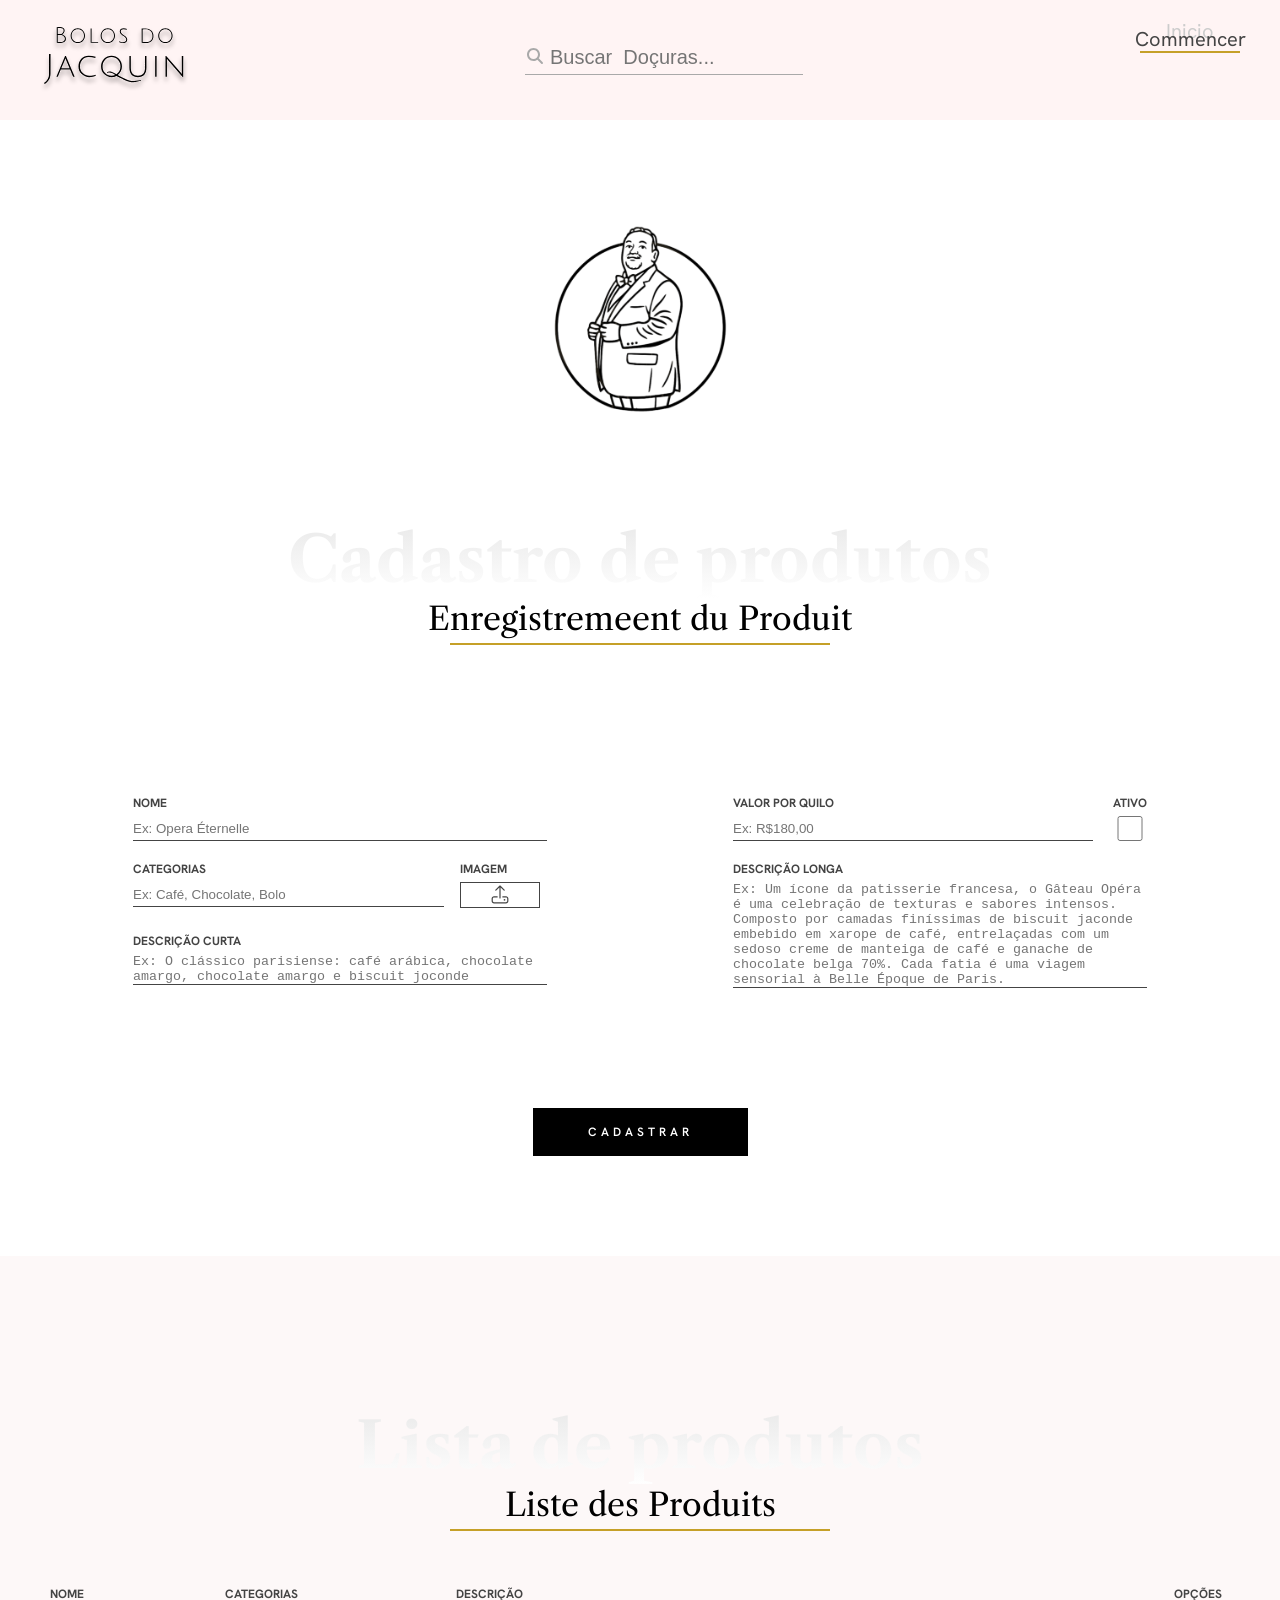
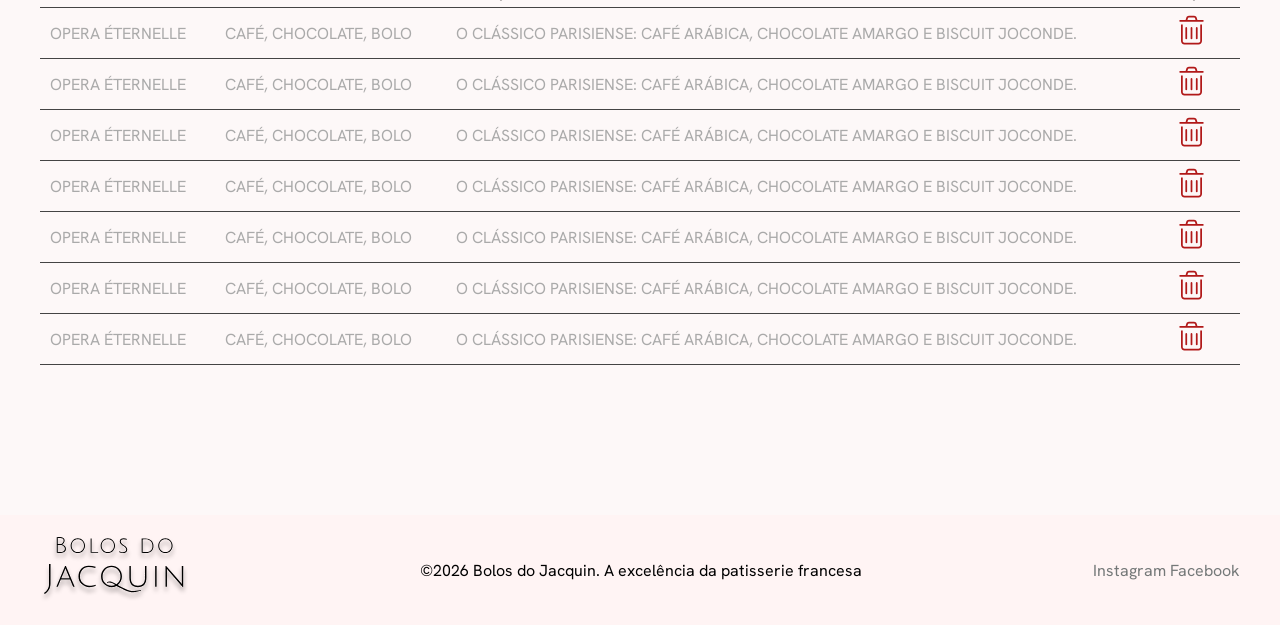
<file: AdmProdutos/index.html>
<!doctype html>
<html lang="pt-br">
  <head>
    <meta charset="UTF-8" />
    <meta name="viewport" content="width=device-width, initial-scale=1.0" />
    <title>Bolos do Jacquin - Adm</title>
    <link rel="stylesheet" href="style.css" />
    
    <link rel="preconnect" href="https://fonts.googleapis.com" />
    <link rel="preconnect" href="https://fonts.gstatic.com" crossorigin />
    <link
      href="https://fonts.googleapis.com/css2?family=Hanken+Grotesk:ital,wght@0,100..900;1,100..900&family=Libre+Caslon+Text:ital,wght@0,400;0,700;1,400&display=swap"
      rel="stylesheet"
  </head>
  
  <body>
    <header>
      <div class="container header_container">
        <img
          src="../img/Bolos do Jacquin (1).svg"
          alt="logo bolos do jacquin"
        />
        <div class="box_busca">
          <svg xmlns="http://www.w3.org/2000/svg" viewBox="0 0 640 640">
            <!--!Font Awesome Free 7.3.1 by @fontawesome - https://fontawesome.com License - https://fontawesome.com/license/free Copyright 2026 Fonticons, Inc.-->
            <path
              d="M480 272C480 317.9 465.1 360.3 440 394.7L566.6 521.4C579.1 533.9 579.1 554.2 566.6 566.7C554.1 579.2 533.8 579.2 521.3 566.7L394.7 440C360.3 465.1 317.9 480 272 480C157.1 480 64 386.9 64 272C64 157.1 157.1 64 272 64C386.9 64 480 157.1 480 272zM272 416C351.5 416 416 351.5 416 272C416 192.5 351.5 128 272 128C192.5 128 128 192.5 128 272C128 351.5 192.5 416 272 416z"
            />
          </svg>
          <input type="text" placeholder="Buscar  Doçuras...">
        </div>
        <a class="link_inicio" href="">
            Inicio
            <span>Commencer</span>
            <hr>
        </a>
        <button>
          <svg xmlns="http://www.w3.org/2000/svg" viewBox="0 0 640 640"><!--! Font Awesome Pro 7.3.1 by @fontawesome - https://fontawesome.com License - https://fontawesome.com/license (Commercial License) Copyright 2026 Fonticons, Inc. --><path fill="currentColor" d="M360 128L116.3 320L544 320C544 192 432 128 360 128zM64 336C64 326.2 68.5 316.9 76.2 310.9L340.2 102.9C345.8 98.5 352.8 96 360 96C404.3 96 457.6 115.2 499.9 151.8C543.1 189.2 576 245.7 576 320L576 480C576 515.3 547.3 544 512 544L128 544C92.7 544 64 515.3 64 480L64 336zM96 416L544 416L544 352L96 352L96 416zM96 448L96 480C96 497.7 110.3 512 128 512L512 512C529.7 512 544 497.7 544 480L544 448L96 448z"/></svg>
        </button>
      </div>
    </header>

    <main>
      <h1>Página Admnistrativa - Bolos do Jacquin</h1>
      <section>
        <div class="container cad_container">
          <img class="icon_jacquin" src="../img/Logo Bolos do Jacquin.png" alt="">
          <div class="box_h2" >
            <h2>Cadastro de produtos</h2>
            <span>Enregistremeent du Produit</span>
            <hr>
          </div>

          <form action="">
            <div class="inputs_form">
              <div class="form_coluna1">
                <div class="linha_form lf_coluna">
                  <label for="">Nome</label>
                  <input placeholder="Ex: Opera Éternelle" type="text" name="" id="">
                </div>

                <div class="linha_form lf_linha">
                  <div class="input_cat lf_coluna">
                    <label for="">Categorias</label>
                    <input type="text" placeholder="Ex: Café, Chocolate, Bolo">
                  </div>

                  <div class="input_img lf_coluna">
                    <span>Imagem</span>
                    <label for="img">
                      <svg xmlns="http://www.w3.org/2000/svg" viewBox="0 0 640 640"><!--! Font Awesome Pro 7.3.1 by @fontawesome - https://fontawesome.com License - https://fontawesome.com/license (Commercial License) Copyright 2026 Fonticons, Inc. --><path fill="currentColor" d="M336 118.6L336 400C336 408.8 328.8 416 320 416C311.2 416 304 408.8 304 400L304 118.6L219.3 203.3C213.1 209.5 202.9 209.5 196.7 203.3C190.5 197.1 190.5 186.9 196.7 180.7L308.7 68.7C314.9 62.5 325.1 62.5 331.3 68.7L443.3 180.7C449.5 186.9 449.5 197.1 443.3 203.3C437.1 209.5 426.9 209.5 420.7 203.3L336 118.6zM256 384L160 384C142.3 384 128 398.3 128 416L128 480C128 497.7 142.3 512 160 512L480 512C497.7 512 512 497.7 512 480L512 416C512 398.3 497.7 384 480 384L384 384L384 352L480 352C515.3 352 544 380.7 544 416L544 480C544 515.3 515.3 544 480 544L160 544C124.7 544 96 515.3 96 480L96 416C96 380.7 124.7 352 160 352L256 352L256 384zM416 448C416 434.7 426.7 424 440 424C453.3 424 464 434.7 464 448C464 461.3 453.3 472 440 472C426.7 472 416 461.3 416 448z"/></svg>
                    </label>

                    <input type="file" name="img" id="img">
                  </div>
                </div>

                <div class="linha_form lf_coluna">
                  <label for="">Descrição curta</label>
                  <textarea placeholder="Ex: O clássico parisiense: café arábica, chocolate amargo, chocolate amargo e biscuit joconde" name="" id="" rows="2"></textarea>
                </div>
              </div>

              <div class="form_coluna2">
                <div class="linha_form lf_linha">
                  <div class="input_valor lf_coluna">
                    <label for="">Valor por quilo</label>
                    <input placeholder="Ex: R$180,00" type="text" name="" id="">
                  </div>
                  
                  <div class="input_ativo lf_coluna">
                    <label for="">Ativo</label>
                    <input type="checkbox" name="" id="">
                  </div>
                </div>
                <div class="linha_form lf_coluna">
                  <label for="">Descrição longa</label>
                  <textarea rows="7" placeholder="Ex: Um ícone da patisserie francesa, o Gâteau Opéra é uma celebração de texturas e sabores intensos. Composto por camadas finíssimas de biscuit jaconde embebido em xarope de café, entrelaçadas com um sedoso creme de manteiga de café e ganache de chocolate belga 70%. Cada fatia é uma viagem sensorial à Belle Époque de Paris."></textarea>
                </div>
              </div>
            </div>
            <input type="button" value="Cadastrar"> 
          </form>
        </div>
      </section>
      <section class="list_produtos">
        <div class="container list_container">
           <div class="box_h2" >
            <h2>Lista de produtos</h2>
            <span>Liste des Produits</span>
            <hr>
            <table>
              <thead>
                <tr> 
                  <th>Nome</th>
                  <th>Categorias</th>
                  <th>Descrição</th>
                  <th>Opções</th>
                </tr>
              </thead>
              <tbody>
                <tr>
                  <td data-cell="Nome">Opera Éternelle</td>
                  <td data-cell="Categorias">Café, Chocolate, Bolo</td>
                  <td data-cell="Descrição">O clássico parisiense: café arábica, chocolate amargo e biscuit joconde.</td>
                  <td data-cell="Opções">
                    <svg xmlns="http://www.w3.org/2000/svg" viewBox="0 0 640 640"><!--! Font Awesome Pro 7.2.0 by @fontawesome - https://fontawesome.com License - https://fontawesome.com/license (Commercial License) Copyright 2026 Fonticons, Inc. --><path fill="currentColor" d="M256.5 91.4C258.5 84.6 264.8 80 271.8 80L368.2 80C375.3 80 381.5 84.6 383.5 91.4L394.5 128L245.5 128L256.5 91.4zM212.1 128L112 128C103.2 128 96 135.2 96 144C96 152.8 103.2 160 112 160L528 160C536.8 160 544 152.8 544 144C544 135.2 536.8 128 528 128L427.9 128L414.2 82.2C408.1 61.9 389.4 48 368.2 48L271.8 48C250.6 48 231.9 61.9 225.8 82.2L212.1 128zM128 208L128 512C128 547.3 156.7 576 192 576L448 576C483.3 576 512 547.3 512 512L512 208L480 208L480 512C480 529.7 465.7 544 448 544L192 544C174.3 544 160 529.7 160 512L160 208L128 208zM240 272C240 263.2 232.8 256 224 256C215.2 256 208 263.2 208 272L208 464C208 472.8 215.2 480 224 480C232.8 480 240 472.8 240 464L240 272zM336 272C336 263.2 328.8 256 320 256C311.2 256 304 263.2 304 272L304 464C304 472.8 311.2 480 320 480C328.8 480 336 472.8 336 464L336 272zM432 272C432 263.2 424.8 256 416 256C407.2 256 400 263.2 400 272L400 464C400 472.8 407.2 480 416 480C424.8 480 432 472.8 432 464L432 272z"/></svg>
                  </td>
                </tr>
                <tr>
                  <td data-cell="Nome">Opera Éternelle</td>
                  <td data-cell="Categorias">Café, Chocolate, Bolo</td>
                  <td data-cell="Descrição">O clássico parisiense: café arábica, chocolate amargo e biscuit joconde.</td>
                  <td data-cell="Opções">
                    <svg xmlns="http://www.w3.org/2000/svg" viewBox="0 0 640 640"><!--! Font Awesome Pro 7.2.0 by @fontawesome - https://fontawesome.com License - https://fontawesome.com/license (Commercial License) Copyright 2026 Fonticons, Inc. --><path fill="currentColor" d="M256.5 91.4C258.5 84.6 264.8 80 271.8 80L368.2 80C375.3 80 381.5 84.6 383.5 91.4L394.5 128L245.5 128L256.5 91.4zM212.1 128L112 128C103.2 128 96 135.2 96 144C96 152.8 103.2 160 112 160L528 160C536.8 160 544 152.8 544 144C544 135.2 536.8 128 528 128L427.9 128L414.2 82.2C408.1 61.9 389.4 48 368.2 48L271.8 48C250.6 48 231.9 61.9 225.8 82.2L212.1 128zM128 208L128 512C128 547.3 156.7 576 192 576L448 576C483.3 576 512 547.3 512 512L512 208L480 208L480 512C480 529.7 465.7 544 448 544L192 544C174.3 544 160 529.7 160 512L160 208L128 208zM240 272C240 263.2 232.8 256 224 256C215.2 256 208 263.2 208 272L208 464C208 472.8 215.2 480 224 480C232.8 480 240 472.8 240 464L240 272zM336 272C336 263.2 328.8 256 320 256C311.2 256 304 263.2 304 272L304 464C304 472.8 311.2 480 320 480C328.8 480 336 472.8 336 464L336 272zM432 272C432 263.2 424.8 256 416 256C407.2 256 400 263.2 400 272L400 464C400 472.8 407.2 480 416 480C424.8 480 432 472.8 432 464L432 272z"/></svg>
                  </td>
                </tr>
                <tr>
                  <td data-cell="Nome">Opera Éternelle</td>
                  <td data-cell="Categorias">Café, Chocolate, Bolo</td>
                  <td data-cell="Descrição">O clássico parisiense: café arábica, chocolate amargo e biscuit joconde.</td>
                  <td data-cell="Opções">
                    <svg xmlns="http://www.w3.org/2000/svg" viewBox="0 0 640 640"><!--! Font Awesome Pro 7.2.0 by @fontawesome - https://fontawesome.com License - https://fontawesome.com/license (Commercial License) Copyright 2026 Fonticons, Inc. --><path fill="currentColor" d="M256.5 91.4C258.5 84.6 264.8 80 271.8 80L368.2 80C375.3 80 381.5 84.6 383.5 91.4L394.5 128L245.5 128L256.5 91.4zM212.1 128L112 128C103.2 128 96 135.2 96 144C96 152.8 103.2 160 112 160L528 160C536.8 160 544 152.8 544 144C544 135.2 536.8 128 528 128L427.9 128L414.2 82.2C408.1 61.9 389.4 48 368.2 48L271.8 48C250.6 48 231.9 61.9 225.8 82.2L212.1 128zM128 208L128 512C128 547.3 156.7 576 192 576L448 576C483.3 576 512 547.3 512 512L512 208L480 208L480 512C480 529.7 465.7 544 448 544L192 544C174.3 544 160 529.7 160 512L160 208L128 208zM240 272C240 263.2 232.8 256 224 256C215.2 256 208 263.2 208 272L208 464C208 472.8 215.2 480 224 480C232.8 480 240 472.8 240 464L240 272zM336 272C336 263.2 328.8 256 320 256C311.2 256 304 263.2 304 272L304 464C304 472.8 311.2 480 320 480C328.8 480 336 472.8 336 464L336 272zM432 272C432 263.2 424.8 256 416 256C407.2 256 400 263.2 400 272L400 464C400 472.8 407.2 480 416 480C424.8 480 432 472.8 432 464L432 272z"/></svg>
                  </td>
                </tr>
                <tr>
                  <td data-cell="Nome">Opera Éternelle</td>
                  <td data-cell="Categorias">Café, Chocolate, Bolo</td>
                  <td data-cell="Descrição">O clássico parisiense: café arábica, chocolate amargo e biscuit joconde.</td>
                  <td data-cell="Opções">
                    <svg xmlns="http://www.w3.org/2000/svg" viewBox="0 0 640 640"><!--! Font Awesome Pro 7.2.0 by @fontawesome - https://fontawesome.com License - https://fontawesome.com/license (Commercial License) Copyright 2026 Fonticons, Inc. --><path fill="currentColor" d="M256.5 91.4C258.5 84.6 264.8 80 271.8 80L368.2 80C375.3 80 381.5 84.6 383.5 91.4L394.5 128L245.5 128L256.5 91.4zM212.1 128L112 128C103.2 128 96 135.2 96 144C96 152.8 103.2 160 112 160L528 160C536.8 160 544 152.8 544 144C544 135.2 536.8 128 528 128L427.9 128L414.2 82.2C408.1 61.9 389.4 48 368.2 48L271.8 48C250.6 48 231.9 61.9 225.8 82.2L212.1 128zM128 208L128 512C128 547.3 156.7 576 192 576L448 576C483.3 576 512 547.3 512 512L512 208L480 208L480 512C480 529.7 465.7 544 448 544L192 544C174.3 544 160 529.7 160 512L160 208L128 208zM240 272C240 263.2 232.8 256 224 256C215.2 256 208 263.2 208 272L208 464C208 472.8 215.2 480 224 480C232.8 480 240 472.8 240 464L240 272zM336 272C336 263.2 328.8 256 320 256C311.2 256 304 263.2 304 272L304 464C304 472.8 311.2 480 320 480C328.8 480 336 472.8 336 464L336 272zM432 272C432 263.2 424.8 256 416 256C407.2 256 400 263.2 400 272L400 464C400 472.8 407.2 480 416 480C424.8 480 432 472.8 432 464L432 272z"/></svg>
                  </td>
                </tr>
                <tr>
                  <td data-cell="Nome">Opera Éternelle</td>
                  <td data-cell="Categorias">Café, Chocolate, Bolo</td>
                  <td data-cell="Descrição">O clássico parisiense: café arábica, chocolate amargo e biscuit joconde.</td>
                  <td data-cell="Opções">
                    <svg xmlns="http://www.w3.org/2000/svg" viewBox="0 0 640 640"><!--! Font Awesome Pro 7.2.0 by @fontawesome - https://fontawesome.com License - https://fontawesome.com/license (Commercial License) Copyright 2026 Fonticons, Inc. --><path fill="currentColor" d="M256.5 91.4C258.5 84.6 264.8 80 271.8 80L368.2 80C375.3 80 381.5 84.6 383.5 91.4L394.5 128L245.5 128L256.5 91.4zM212.1 128L112 128C103.2 128 96 135.2 96 144C96 152.8 103.2 160 112 160L528 160C536.8 160 544 152.8 544 144C544 135.2 536.8 128 528 128L427.9 128L414.2 82.2C408.1 61.9 389.4 48 368.2 48L271.8 48C250.6 48 231.9 61.9 225.8 82.2L212.1 128zM128 208L128 512C128 547.3 156.7 576 192 576L448 576C483.3 576 512 547.3 512 512L512 208L480 208L480 512C480 529.7 465.7 544 448 544L192 544C174.3 544 160 529.7 160 512L160 208L128 208zM240 272C240 263.2 232.8 256 224 256C215.2 256 208 263.2 208 272L208 464C208 472.8 215.2 480 224 480C232.8 480 240 472.8 240 464L240 272zM336 272C336 263.2 328.8 256 320 256C311.2 256 304 263.2 304 272L304 464C304 472.8 311.2 480 320 480C328.8 480 336 472.8 336 464L336 272zM432 272C432 263.2 424.8 256 416 256C407.2 256 400 263.2 400 272L400 464C400 472.8 407.2 480 416 480C424.8 480 432 472.8 432 464L432 272z"/></svg>
                  </td>
                </tr>
                <tr>
                  <td data-cell="Nome">Opera Éternelle</td>
                  <td data-cell="Categorias">Café, Chocolate, Bolo</td>
                  <td data-cell="Descrição">O clássico parisiense: café arábica, chocolate amargo e biscuit joconde.</td>
                  <td data-cell="Opções">
                    <svg xmlns="http://www.w3.org/2000/svg" viewBox="0 0 640 640"><!--! Font Awesome Pro 7.2.0 by @fontawesome - https://fontawesome.com License - https://fontawesome.com/license (Commercial License) Copyright 2026 Fonticons, Inc. --><path fill="currentColor" d="M256.5 91.4C258.5 84.6 264.8 80 271.8 80L368.2 80C375.3 80 381.5 84.6 383.5 91.4L394.5 128L245.5 128L256.5 91.4zM212.1 128L112 128C103.2 128 96 135.2 96 144C96 152.8 103.2 160 112 160L528 160C536.8 160 544 152.8 544 144C544 135.2 536.8 128 528 128L427.9 128L414.2 82.2C408.1 61.9 389.4 48 368.2 48L271.8 48C250.6 48 231.9 61.9 225.8 82.2L212.1 128zM128 208L128 512C128 547.3 156.7 576 192 576L448 576C483.3 576 512 547.3 512 512L512 208L480 208L480 512C480 529.7 465.7 544 448 544L192 544C174.3 544 160 529.7 160 512L160 208L128 208zM240 272C240 263.2 232.8 256 224 256C215.2 256 208 263.2 208 272L208 464C208 472.8 215.2 480 224 480C232.8 480 240 472.8 240 464L240 272zM336 272C336 263.2 328.8 256 320 256C311.2 256 304 263.2 304 272L304 464C304 472.8 311.2 480 320 480C328.8 480 336 472.8 336 464L336 272zM432 272C432 263.2 424.8 256 416 256C407.2 256 400 263.2 400 272L400 464C400 472.8 407.2 480 416 480C424.8 480 432 472.8 432 464L432 272z"/></svg>
                  </td>
                </tr>
                <tr>
                  <td data-cell="Nome">Opera Éternelle</td>
                  <td data-cell="Categorias">Café, Chocolate, Bolo</td>
                  <td data-cell="Descrição">O clássico parisiense: café arábica, chocolate amargo e biscuit joconde.</td>
                  <td data-cell="Opções">
                    <svg xmlns="http://www.w3.org/2000/svg" viewBox="0 0 640 640"><!--! Font Awesome Pro 7.2.0 by @fontawesome - https://fontawesome.com License - https://fontawesome.com/license (Commercial License) Copyright 2026 Fonticons, Inc. --><path fill="currentColor" d="M256.5 91.4C258.5 84.6 264.8 80 271.8 80L368.2 80C375.3 80 381.5 84.6 383.5 91.4L394.5 128L245.5 128L256.5 91.4zM212.1 128L112 128C103.2 128 96 135.2 96 144C96 152.8 103.2 160 112 160L528 160C536.8 160 544 152.8 544 144C544 135.2 536.8 128 528 128L427.9 128L414.2 82.2C408.1 61.9 389.4 48 368.2 48L271.8 48C250.6 48 231.9 61.9 225.8 82.2L212.1 128zM128 208L128 512C128 547.3 156.7 576 192 576L448 576C483.3 576 512 547.3 512 512L512 208L480 208L480 512C480 529.7 465.7 544 448 544L192 544C174.3 544 160 529.7 160 512L160 208L128 208zM240 272C240 263.2 232.8 256 224 256C215.2 256 208 263.2 208 272L208 464C208 472.8 215.2 480 224 480C232.8 480 240 472.8 240 464L240 272zM336 272C336 263.2 328.8 256 320 256C311.2 256 304 263.2 304 272L304 464C304 472.8 311.2 480 320 480C328.8 480 336 472.8 336 464L336 272zM432 272C432 263.2 424.8 256 416 256C407.2 256 400 263.2 400 272L400 464C400 472.8 407.2 480 416 480C424.8 480 432 472.8 432 464L432 272z"/></svg>
                  </td>
                </tr>
              </tbody>
            </table>
          </div>
        </div>
      </section>
    </main>

    <footer>
      <div class="container footer_container">
        <img src="../img/Bolos do Jacquin (1).svg" alt="" />
        <span>©2026 Bolos do Jacquin. A excelência da patisserie francesa</span>
        <nav class="nav_footer">
          <a href="">Instagram</a>
          <a href="">Facebook</a>
        </nav>
      </div>
    </footer>
  </body>
</html>
</file>
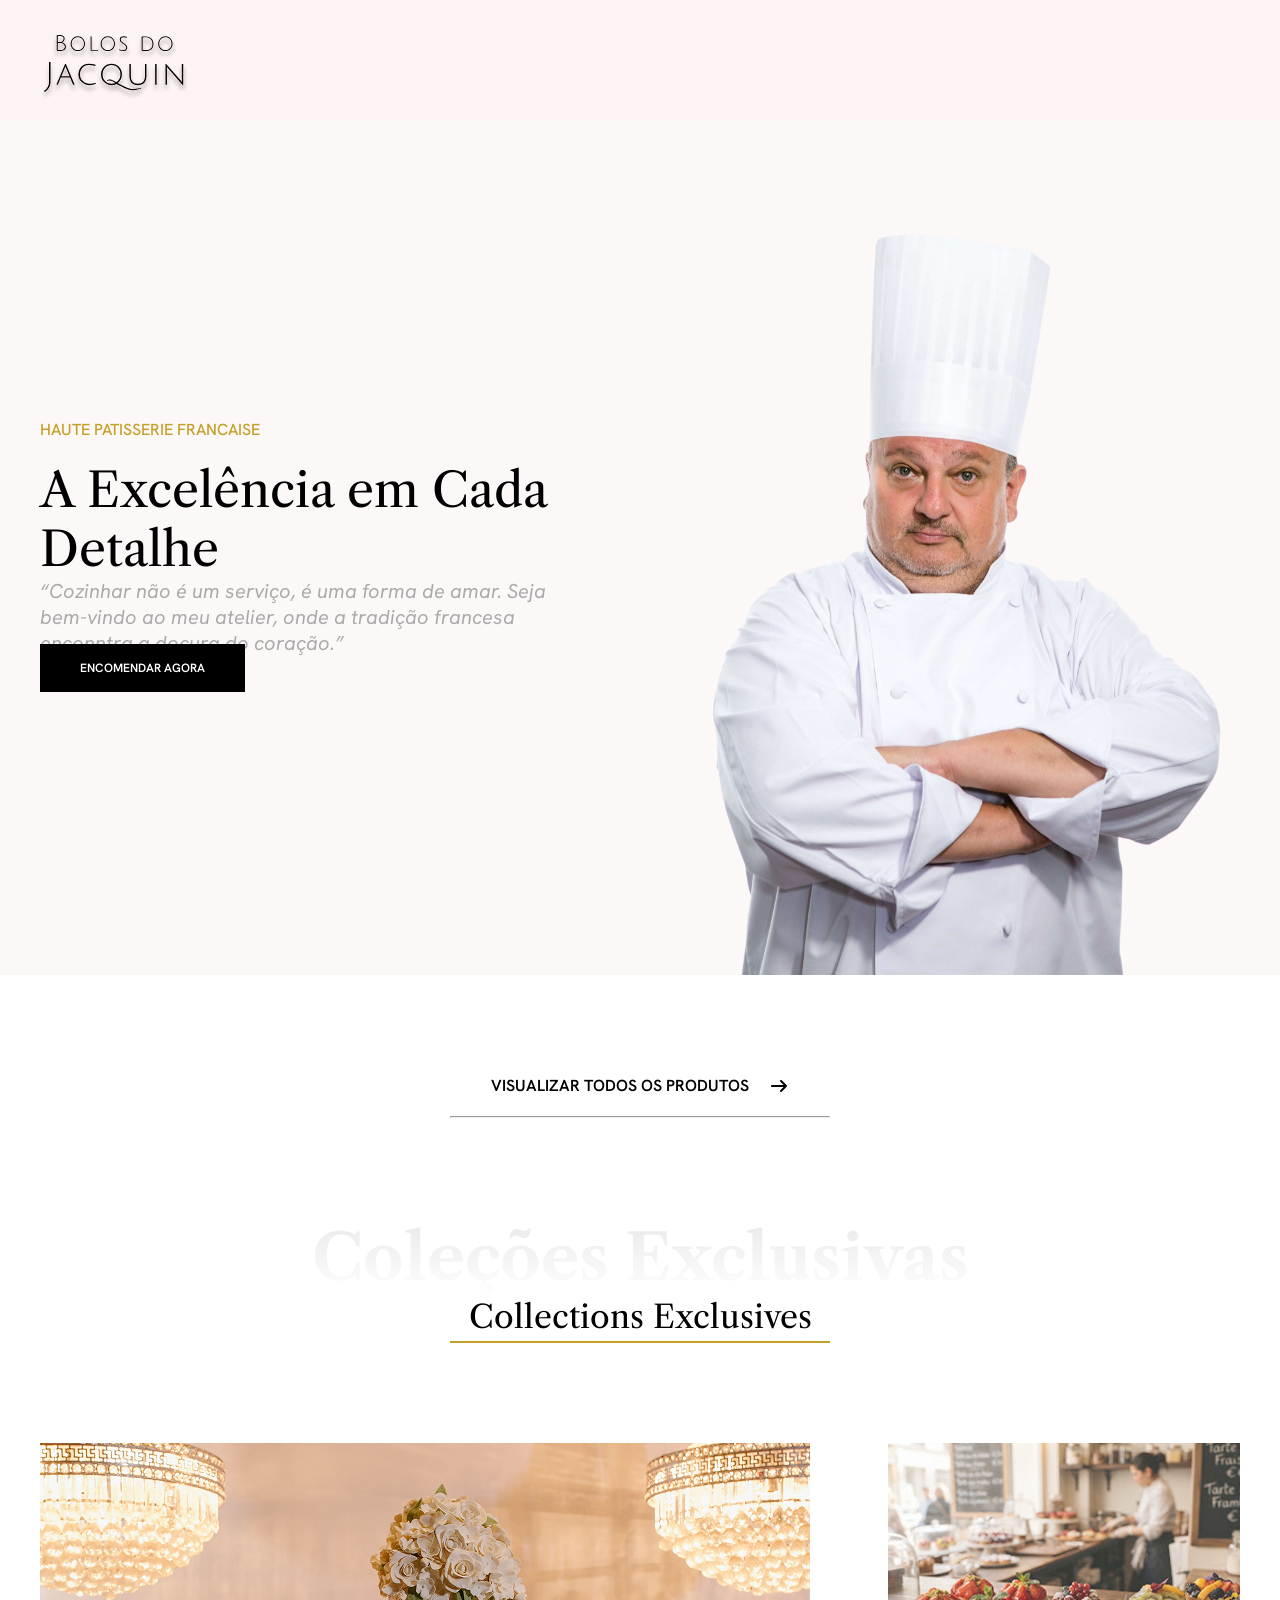
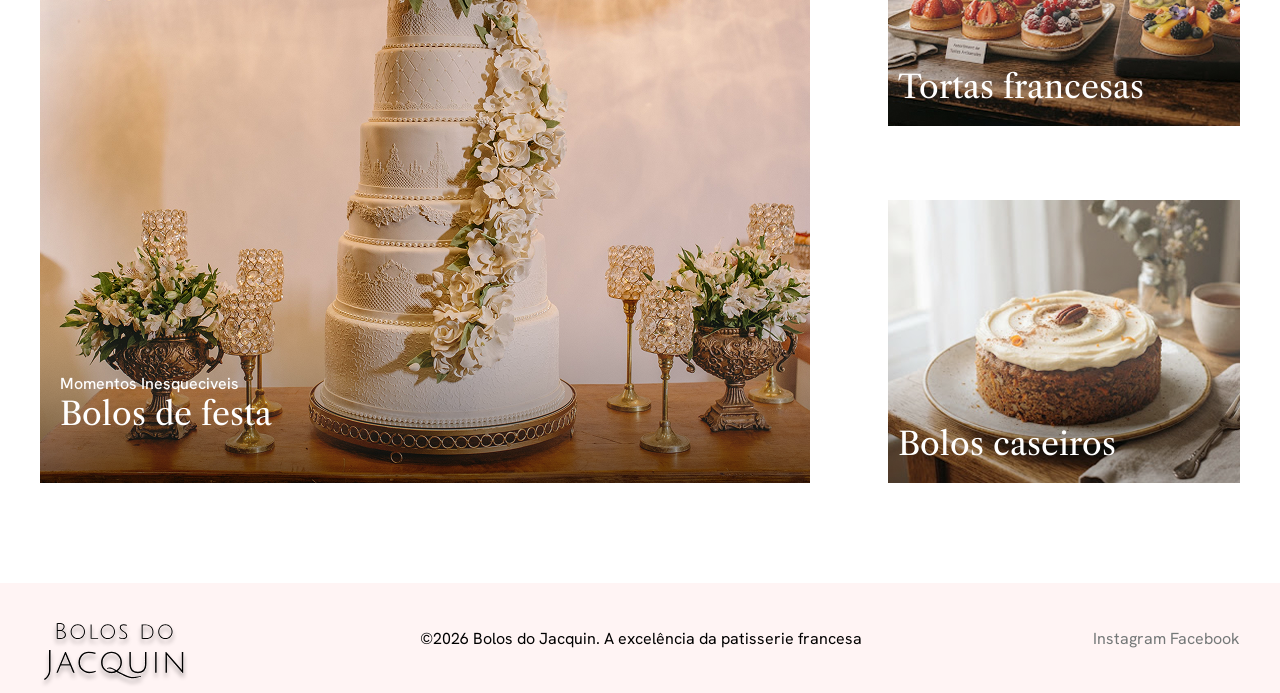
<file: home/index.html>
<!doctype html>
<html lang="pt-br">
  <head>
    <meta charset="UTF-8" />
    <meta name="viewport" content="width=device-width, initial-scale=1.0" />
    <title>Bolos do Jacquin - Home</title>
    <link rel="stylesheet" href="style.css" />
    
    <link rel="preconnect" href="https://fonts.googleapis.com" />
    <link rel="preconnect" href="https://fonts.gstatic.com" crossorigin />
    <link
      href="https://fonts.googleapis.com/css2?family=Hanken+Grotesk:ital,wght@0,100..900;1,100..900&family=Libre+Caslon+Text:ital,wght@0,400;0,700;1,400&display=swap"
      rel="stylesheet"
    />
  </head>
  <body>
    <header class="home_cabecalho">
      <div class="home_container">
        <img
          src="../img/Bolos do Jacquin logo.svg"
          alt="logo bolo dos jacquin"
        />
      </div>
    </header>
    <main>
      <h1>Página Inicial Bolos do Jacquin</h1>
      <section class="home_banner">
        <div class="home_container banner_container">
          <div class="box_texto_banner">
            <span class="linha1"> haute patisserie francaise </span><br />
            <span class="linha2">A Excelência em Cada Detalhe</span>
            <p class="linha3">
              “Cozinhar não é um serviço, é uma forma de amar. Seja bem-vindo ao
              meu atelier, onde a tradição francesa enconntra a doçura do
              coração.”
            </p>
            <a class="linha4" href="">ENCOMENDAR AGORA</a>
          </div>
          <img
            src="../img/foto do eric jacquin.png"
            alt="foto do eric jacquin de dólmã"
          />
        </div>
      </section>
      <section class="home_container home_produtos">
        <div class="link_produtos">
          <div>
            <a href="">visualizar todos os produtos</a>
            <svg xmlns="http://www.w3.org/2000/svg" viewBox="0 0 640 640">
              <!--!Font Awesome Free 7.3.1 by @fontawesome - https://fontawesome.com License - https://fontawesome.com/license/free Copyright 2026 Fonticons, Inc.-->
              <path
                d="M566.6 342.6C579.1 330.1 579.1 309.8 566.6 297.3L406.6 137.3C394.1 124.8 373.8 124.8 361.3 137.3C348.8 149.8 348.8 170.1 361.3 182.6L466.7 288L96 288C78.3 288 64 302.3 64 320C64 337.7 78.3 352 96 352L466.7 352L361.3 457.4C348.8 469.9 348.8 490.2 361.3 502.7C373.8 515.2 394.1 515.2 406.6 502.7L566.6 342.7z"
              />
            </svg>
          </div>
          <hr />
        </div>
        <div class="home_subtitulo">
          <h2>Coleções Exclusivas</h2>
          <span>Collections Exclusives</span>
          <hr />
        </div>
        <div class="container_categorias">
          <a href="">
            <div class="img_categoria1">
              <span>Momentos Inesqueciveis</span>
              <h3>Bolos de festa</h3>
            </div>
          </a>
          <div class="col_categorias">
            <a href="">
              <div class="img_categoria2">
                <h3>Tortas francesas</h3>
              </div>
            </a>
            <a href="">
              <div class="img_categoria3">
                <h3>Bolos caseiros</h3>
              </div>
            </a>
          </div>
        </div>
      </section>
    </main>
    <footer>
      <div class="home_container footer_container">
        <img src="../img/Bolos do Jacquin logo.svg" alt="" />
        <span>©2026 Bolos do Jacquin. A excelência da patisserie francesa</span>
        <nav class="nav_footer">
          <a href="">Instagram</a>
          <a href="">Facebook</a>
        </nav>
      </div>
    </footer>
  </body>
</html>
</file>
<file: AdmProdutos/style.css>
* {
  margin: 0;
  padding: 0;
  box-sizing: border-box;
}

:root {
  --corPrincipal: #fff4f4;
  --fontHanken: "Hanken Grotesk", sans-serif;
  --corDourado: #c5a028;
  --corSecundaria: #fdf8f8;
}

.container {
  /* background-color: aqua; */
  max-width: 1200px;
  width: 95%;
  margin: 0 auto;
}

.header_container {
  display: flex;
  justify-content: space-between;
  align-items: center;
  height: 120px;
}

header {
  background-color: var(--corPrincipal);
  font-family: var(--fontHanken);
}

.box_busca {
  position: relative;
}

.box_busca svg {
  width: 20px;
  position: absolute;
  fill: #a9a9a9;
}

.box_busca input {
  padding-left: 25px;
  padding-bottom: 5px;
  background-color: transparent;
  border: none;
  border-bottom: solid 1px #a9a9a9;
  font-size: 20px;
}

.box_busca input:focus {
  outline: none;
}

.link_inicio {
  color: #cccccc;
  text-decoration: none;
  font-size: 20px;
  position: relative;
  text-align: center;
}

.link_inicio span {
  color: #444444;
  position: absolute;
  left: -5px;
  top: 8px;
}

.link_inicio hr {
  margin-top: 7px;
  width: 100px;
  background-color: var(--corDourado);
  border: none;
  height: 2px;
}

/* ---------- BOTÃO MENU ---------- */

.header_container button {
  background-color: transparent;
  border: none;
  display: none;
}

.header_container button svg {
  width: 50px;
}

h1 {
  position: absolute;
  width: 1px;
  height: 1px;
  margin: -1px;
  overflow: hidden;
}

/* ---------- SEÇÃO CADASTRO DE PRODUTOS ---------- */

.cad_container {
  display: flex;
  flex-direction: column;
  align-items: center;
  padding: 100px 0;
}

.icon_jacquin {
  width: 200px;
}

.box_h2 {
  font-family: "Libre Caslon Text", serif;
  display: flex;
  flex-direction: column;
  align-items: center;
  position: relative;
  margin-top: 100px;
  margin-bottom: 100px;
}

.box_h2 h2 {
  font-weight: 700;
  font-size: 64px;
  background-image: linear-gradient(0deg, #ffffff, #e9e9e9);
  background-clip: text;
  /* -webkit-background-clip: text; */
  color: transparent;
  /* -webkit-text-fill-color: transparent; */
}

.box_h2 span {
  font-size: 32px;
  /* position: absolute; */
  /* margin-bottom: 50px; */
}

.box_h2 hr {
  max-width: 380px;
  width: 100%;
  background-color: #c5a028;
  margin-top: 5px;
  border: none;
  height: 2px;
}

/* ---------- FORM ---------- */
form {
  /* background-color: aquamarine; */
  width: 100%;
}

.inputs_form {
  display: flex;
  justify-content: space-around;
  width: 100%;
  max-width: 1200px;
  margin-bottom: 100px;
}

.lf_coluna {
  display: flex;
  flex-direction: column;
}

.lf_linha {
  display: flex;
}

.input_img svg {
  width: 24px;
}

.form_coluna1,
.form_coluna2 {
  max-width: 414px;
  width: 90%;
}

.input_img span,
form label {
  font-family: var(--fontHanken);
  text-transform: uppercase;
  color: #444444;
  font-size: 12px;
  font-weight: 700;
  margin-bottom: 5px;
}

.inputs_form input[type="text"],
.inputs_form textarea {
  background-color: transparent;
  border: none;
  border-bottom: solid 1px #444444;
  resize: none;
}

.inputs_form input[type="text"]:focus,
.inputs_form textarea:focus {
  outline: none;
}

.linha_form {
  margin-bottom: 20px;
}

.inputs_form input[type="file"] {
  display: none;
}

.input_img label {
  /* background-color: aqua; */
  display: flex;
  align-items: center;
  justify-content: center;
  width: 80px;
  border: solid 1px #444444;
}

.input_img label:hover {
  cursor: pointer;
}

form input[type="text"] {
  height: 26px;
}

form input[type="checkbox"],
form input[type="text"] {
  height: 25px;
}

.input_cat {
  width: 79%;
}

.input_cat input {
  width: 360px;
  width: 95%;
  margin-right: 20px;
}

.input_valor {
  margin-right: 20px;
  max-width: 360px;
  width: 91%;
}

form input[type="button"] {
  margin: 0 auto;
  display: block;
  background-color: #000;
  color: #fff;
  font-weight: 600;
  font-family: var(--fontHanken);
  font-size: 12px;
  padding: 16px 55px;
  border: none;
  text-transform: uppercase;
  letter-spacing: 4px;
  cursor: pointer;
}

/* ---------- LISTA DE PRODUTOS ---------- */
hr {
  margin-bottom: 50px;
}

.list_produtos {
  background-color: var(--corSecundaria);
  padding: 50px 0;
}

table {
  /* background-color: aqua; */
  width: 100%;
  font-family: var(--fontHanken);
  text-transform: uppercase;
  border-collapse: collapse;
}

thead {
  font-size: 12px;
  font-weight: 600;
  color: #444444;
  text-align: left;
}

tbody {
  color: #aaaaaa;
}

table svg {
  width: 35px;
  color: #b11919;
}

th,
td {
  border-bottom: 1px solid #444444;
  padding: 5px 10px;
}

footer {
  background-color: #fff4f4;
  height: 110px;
  display: flex;
  align-items: center;
}

.footer_container {
  display: flex;
  justify-content: space-between;
  align-items: center;
  max-width: 1200;
  width: 95%;
  margin: 0 auto;
}

.nav_footer {
  /* width: 250px;  */
}

.nav_footer a {
  justify-content: space-between;
  width: 160px;
  color: #747878;
  margin: 0 auto;
}

.footer_container span,
.nav_footer a {
  font-family: "Hanken Grotesk", sans-serif;
  text-decoration: none;
}

/* ---------- MEDIA ---------- */

@media screen and (max-width: 768px) {
  .header_container button {
    display: block;
  }
  .link_inicio,
  .box_busca {
    display: none;
  }

  .box_h2 h2 {
    font-size: 32px;
  }

  .box_h2 span {
    font-size: 20px;
    bottom: -18px;
    /* margin-bottom: 20px; */
  }

  .box_h2 hr {
    margin-top: 0px; /* se deixar 10px, a linha vai muito para baixo */
    width: 70%;
  }

  /* ---------- TABELA ---------- */

  thead {
    display: none;
  }

  tbody tr {
    display: flex;
    flex-direction: column;
    border: solid 1px #444444;
    border-radius: 10px;
    box-shadow: #00000031 5px 5px 5px;
    max-width: 500px;
    margin: 0 auto 50px;
  }

  tbody td {
    border: none;
  }

  tbody td::before {
    content: attr(data-cell) ": ";
    font-size: 12px;
    color: #444444;
  }

  /* ---------- RODAPÉ ---------- */

  footer {
    height: 380px;
  }

  .footer_container {
    flex-wrap: wrap;
    row-gap: 100px;
    justify-content: center;
    flex-direction: column;
  }

  footer img {
    width: 130px;
    order: 2;
  }

  footer span {
    font-size: 20px;
    text-align: center;
    order: 3;
  }

  footer nav a {
    font-size: 20px;
    gap: 20px;
    order: 1;
  }
}

@media screen and (max-width: 915px) {
  .inputs_form {
    display: block;
  }

  .form_coluna1,
  .form_coluna2 {
    margin: 0 auto;
  }
}
</file>
<file: home/style.css>
* {
  margin: 0;
  padding: 0;
  box-sizing: border-box;
}

h1 {
  position: absolute;
  width: 1px;
  height: 1px;
  margin: -1px;
  overflow: hidden;
}

/* CABEÇALHO */
.home_cabecalho {
  background-color: #fff4f4;
  height: 120px;
  /* display: flex;
  justify-content: center;
  align-items: center; */
}

.home_container {
  /* background-color: aqua; */
  max-width: 1200px;
  width: 95%;
  margin: 0 auto;
}

.home_container img {
  margin-top: 35px;
}

/* ------- BANNER ------- */
.home_banner {
  background-color: #fdf8f8;
}
.box_texto_banner {
  font-family: "Hanken Grotesk", sans-serif;
  /* background-color: cornflowerblue; */
  max-width: 520px;
}

.banner_container {
  /* background-color: chocolate; */
  display: flex;
  align-items: center;
  justify-content: space-between;
}

.banner_container img {
  width: 547px;
}

.linha1 {
  color: #c5a028;
  font-size: 16px;
  font-weight: 500;
  text-transform: uppercase;
  margin-bottom: 20px;
  display: inline-block;
}

.linha2 {
  font-family: "Libre Caslon Text", serif;
  font-size: 48px;
}
.linha3 {
  font-size: 20px;
  font-style: italic;
  color: #aaaaaa;
  display: inline-block;
}

.linha4 {
  font-weight: 600;
  font-size: 12px;
  text-transform: uppercase;
  color: #ffffff;
  text-decoration: none;
  justify-content: flex-end;

  background-color: #000;
  padding: 16px 40px;
}

/* ------- PRODUTOS ------- */
.home_produtos {
  padding: 100px 0;
}

.link_produtos a {
  font-family: "Hanken Grotesk", sans-serif;
  font-weight: 600;
  font-size: 16px;
  text-transform: uppercase;
  text-decoration: none;
  color: #000000;
}

.link_produtos svg {
  width: 20px;
}

.link_produtos div {
  display: flex;
  align-items: center;
  justify-content: center;
  gap: 20px;
  margin-bottom: 20px;
}
.link_produtos hr {
  max-width: 380px;
  width: 100%;
  margin: 0 auto;
}

.home_subtitulo {
  font-family: "Libre Caslon Text", serif;
  display: flex;
  flex-direction: column;
  align-items: center;
  position: relative;
  margin-top: 100px;
  margin-bottom: 100px;
}

.home_subtitulo h2 {
  font-weight: 700;
  font-size: 64px;
  background-image: linear-gradient(0deg, #ffffff, #e9e9e9);
  /* background-clip: text; */
  -webkit-background-clip: text;
  /* color: transparent; */
  -webkit-text-fill-color: transparent;
}

.home_subtitulo span {
  font-size: 32px;
  /* position: absolute; */
  /* margin-bottom: 50px; */
}

.home_subtitulo hr {
  max-width: 380px;
  width: 100%;
  background-color: #c5a028;
  margin-top: 5px;
  border: none;
  height: 2px;
}

.container_categorias a {
  color: #fff;
  text-decoration: none;
}

.img_categoria1 {
  background-image: url(../img/bolos\ de\ festa.png);
  /* width: 70%; */
  width: 770px;
  height: 640px;
  display: flex;
  flex-direction: column;
  justify-content: flex-end;
  padding: 50px 20px;
}

.container_categorias {
  display: flex;
  width: 100%;
  justify-content: space-between;
}

.img_categoria1 span {
  font-family: "Hanken Grotesk", sans-serif;
  font-weight: 500;
}
.home_produtos h3 {
  font-family: "Libre Caslon Text", serif;
  font-size: 32px;
  font-weight: 400;
}

.img_categoria1 h3 {
  font-size: 32px;
}

.col_categorias {
  display: flex;
  flex-direction: column;
  justify-content: space-between;
}
.img_categoria2 {
  background-image: url(../img/bolos\ caseiros.png);
}
.img_categoria3 {
  background-image: url(../img/tortas\ francesaspng.png);
}

.img_categoria2,
.img_categoria3 {
  /* width: 25%; */
  width: 352px;
  height: 283px;
  display: flex;
  align-items: flex-end;
  padding: 20px 10px;
  font-size: 24px;
}

footer {
  background-color: #fff4f4;
  height: 110px;
  display: flex;
  align-items: center;
}

.footer_container {
  display: flex;
  justify-content: space-between;
  align-items: center;
  max-width: 1200;
  width: 95%;
  margin: 0 auto;
}

.nav_footer a{
  justify-content: space-between;
  width: 160px;
 color: #747878;
}

.footer_container span,
.nav_footer a {
  font-family: "Hanken Grotesk", sans-serif;
  text-decoration: none;
  
}
</file>
